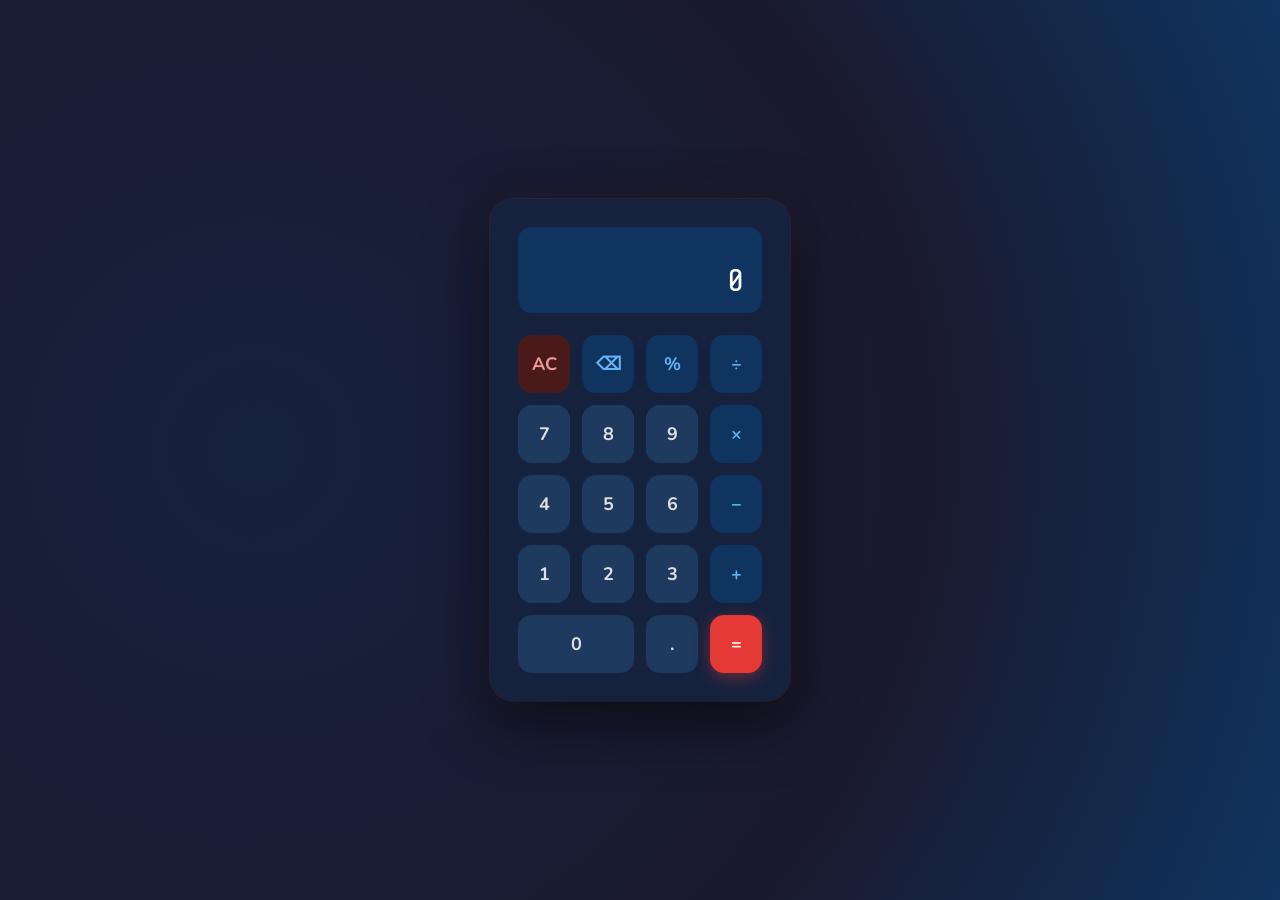
<file: calculator/Calculator.html>
<!DOCTYPE html>
<html lang="en">
<head>
    <meta charset="UTF-8">
    <meta name="viewport" content="width=device-width, initial-scale=1.0">
    <title>Calculator</title>
    <link rel="stylesheet" href="calculator.css">
</head>
<body>

<div class="calculator">
    <div class="display">
        <div class="expression" id="expression"></div>
        <div class="result" id="result">0</div>
    </div>
    <div class="buttons">
        <button class="btn btn-ac"   onclick="clearAll()">AC</button>
        <button class="btn btn-op"   onclick="deleteLast()">⌫</button>
        <button class="btn btn-op"   onclick="inputOp('%')">%</button>
        <button class="btn btn-op"   onclick="inputOp('/')">÷</button>
        <button class="btn btn-num"  onclick="inputNum('7')">7</button>
        <button class="btn btn-num"  onclick="inputNum('8')">8</button>
        <button class="btn btn-num"  onclick="inputNum('9')">9</button>
        <button class="btn btn-op"   onclick="inputOp('*')">×</button>
        <button class="btn btn-num"  onclick="inputNum('4')">4</button>
        <button class="btn btn-num"  onclick="inputNum('5')">5</button>
        <button class="btn btn-num"  onclick="inputNum('6')">6</button>
        <button class="btn btn-op"   onclick="inputOp('-')">−</button>
        <button class="btn btn-num"  onclick="inputNum('1')">1</button>
        <button class="btn btn-num"  onclick="inputNum('2')">2</button>
        <button class="btn btn-num"  onclick="inputNum('3')">3</button>
        <button class="btn btn-op"   onclick="inputOp('+')">+</button>
        <button class="btn btn-num btn-zero" onclick="inputNum('0')">0</button>
        <button class="btn btn-num"  onclick="inputDot()">.</button>
        <button class="btn btn-eq"   onclick="calculate()">=</button>
    </div>
</div>
<script src="calculator.js"></script>


</body>
</html>
</file>
<file: calculator/calculator.css>
@import url('https://fonts.googleapis.com/css2?family=Share+Tech+Mono&family=Nunito:wght@400;700&display=swap');

  * {
     margin: 0;
     padding: 0;
     box-sizing: border-box;
 }

    body {
      font-family: 'Nunito', sans-serif;
      min-height: 100vh;
      display: flex;
      justify-content: center;
      align-items: center;
      background: #1a1a2e;
      background-image: radial-gradient(circle at 20% 50%, #16213e 0%, #1a1a2e 60%, #0f3460 100%);
 }

    .calculator {
       background: #16213e;
       border-radius: 24px;
       padding: 28px;
       width: 300px;
       box-shadow: 0 0 0 1px rgba(255,255,255,0.05), 0 20px 60px rgba(0,0,0,0.6), 0 0 40px rgba(229, 57, 53, 0.08);
 }
    .display {
       background: #0f3460;
       border-radius: 14px;
       padding: 16px 18px;
       margin-bottom: 22px;
       min-height: 80px;
       display: flex;
       flex-direction: column;
       align-items: flex-end;
       justify-content: flex-end;
       gap: 4px;
        }

        .display .expression {
            font-family: 'Share Tech Mono', monospace;
            font-size: 13px;
            color: rgba(255,255,255,0.35);
            min-height: 18px;
            word-break: break-all;
        }

        .display .result {
            font-family: 'Share Tech Mono', monospace;
            font-size: 32px;
            color: #ffffff;
            word-break: break-all;
            line-height: 1;
        }

        .display .result.small {
            font-size: 22px;
        }

        /* Button grid */
        .buttons {
            display: grid;
            grid-template-columns: repeat(4, 1fr);
            gap: 12px;
        }

        .btn {
            height: 58px;
            border: none;
            border-radius: 14px;
            font-size: 18px;
            font-family: 'Nunito', sans-serif;
            font-weight: 700;
            cursor: pointer;
            transition: transform 0.08s ease, filter 0.08s ease;
            outline: none;
        }

        .btn:active {
            transform: scale(0.93);
            filter: brightness(1.2);
        }

        /* Number buttons */
        .btn-num {
            background: #1e3a5f;
            color: #e0e0e0;
        }

        .btn-num:hover {
            background: #254b7a;
        }

        /* Operator buttons */
        .btn-op {
            background: #0f3460;
            color: #64b5f6;
        }

        .btn-op:hover {
            background: #1a4a80;
        }

        /* AC / clear */
        .btn-ac {
            background: #4a1a1a;
            color: #ef9a9a;
        }

        .btn-ac:hover {
            background: #6a2020;
        }

        /* Equals button */
        .btn-eq {
            background: #e53935;
            color: #fff;
            box-shadow: 0 4px 15px rgba(229, 57, 53, 0.4);
        }

        .btn-eq:hover {
            background: #ef5350;
        }

        /* Zero spans 2 columns */
        .btn-zero {
            grid-column: span 2;
            border-radius: 14px;
            font-size: 18px;
        }
</file>
